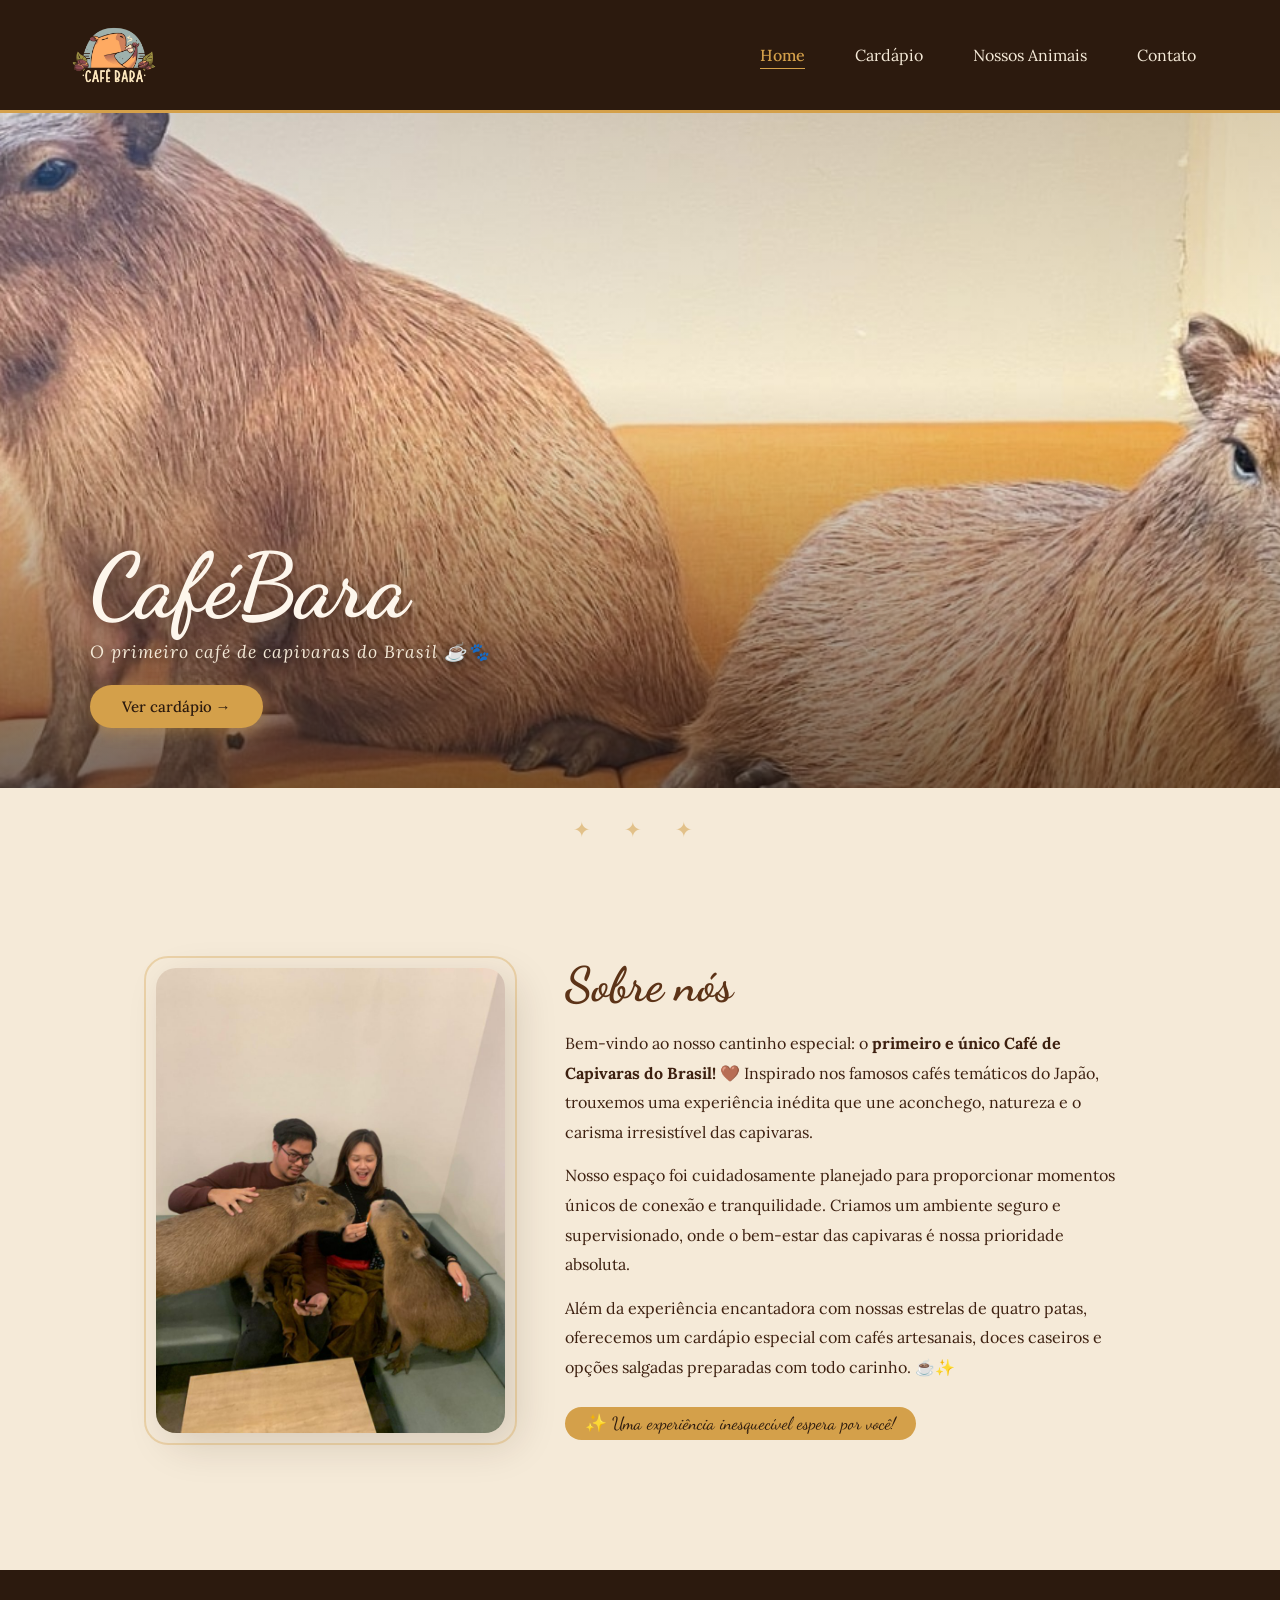
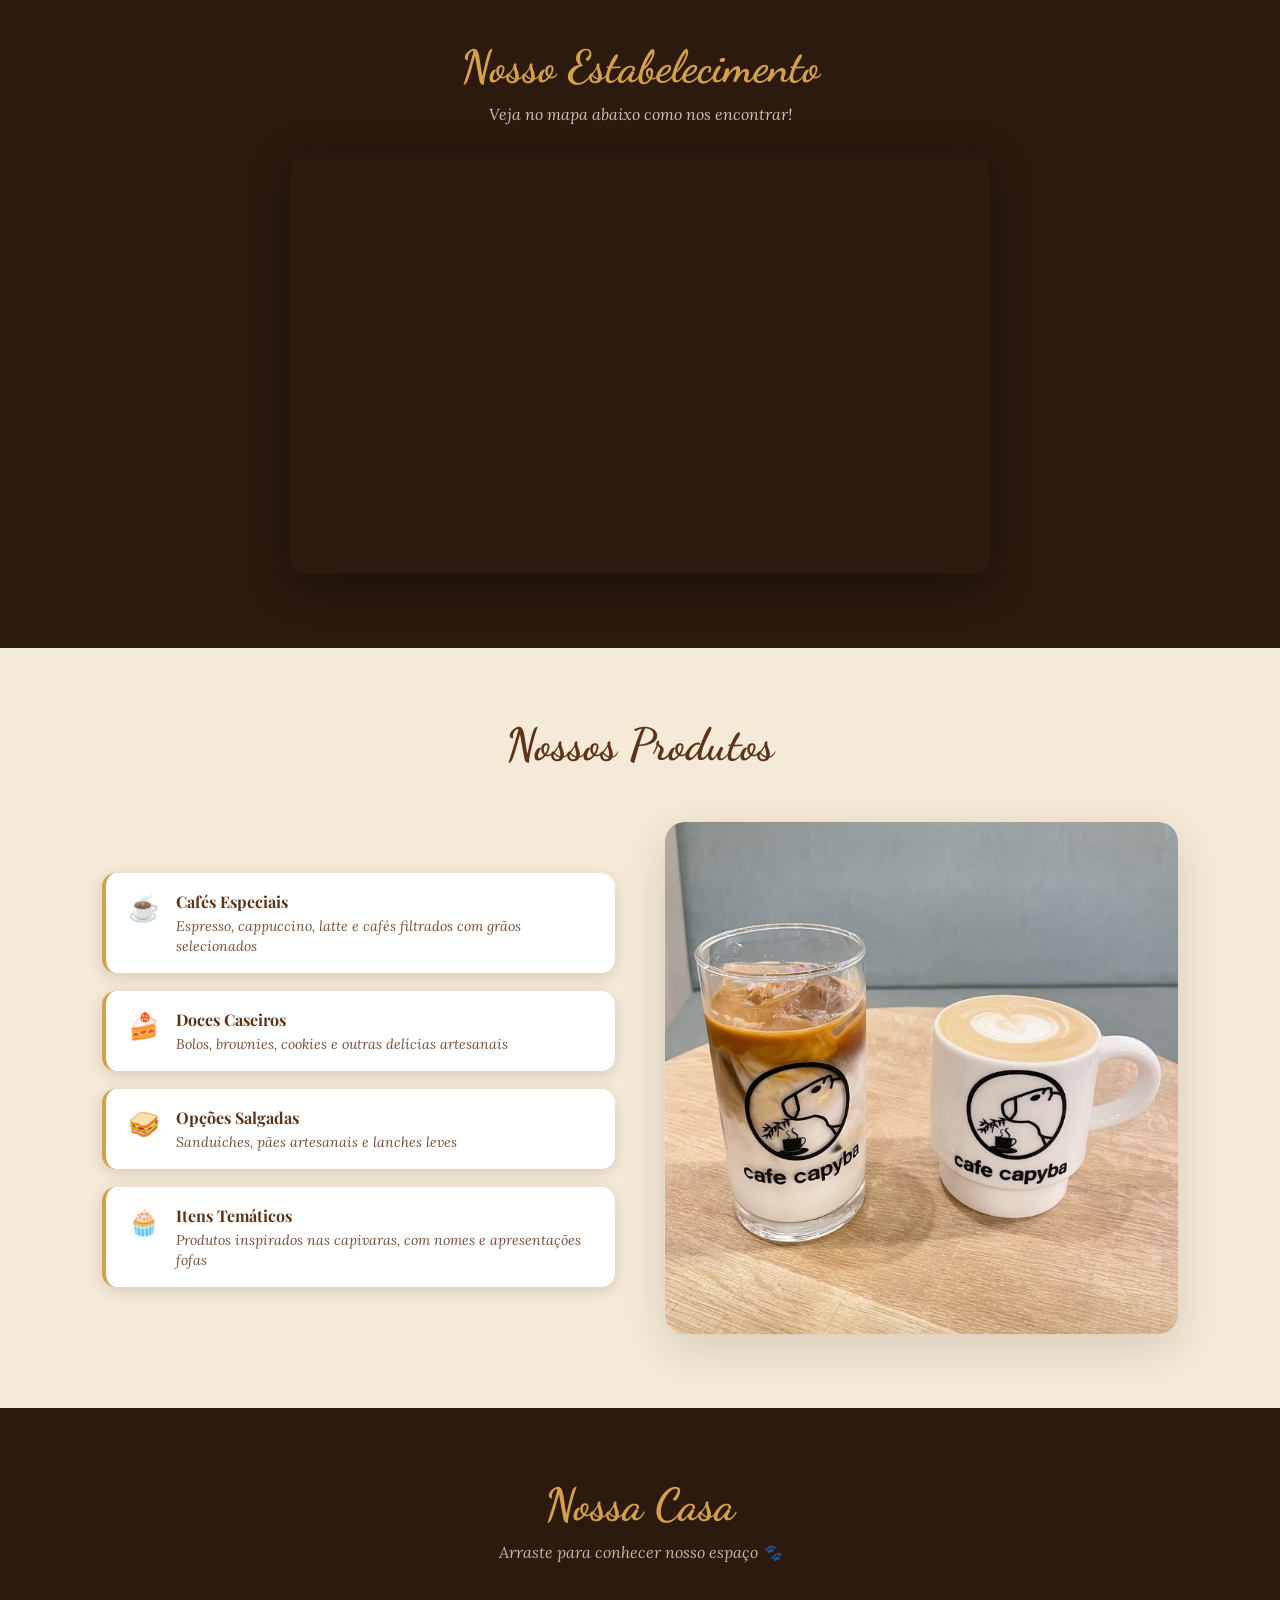
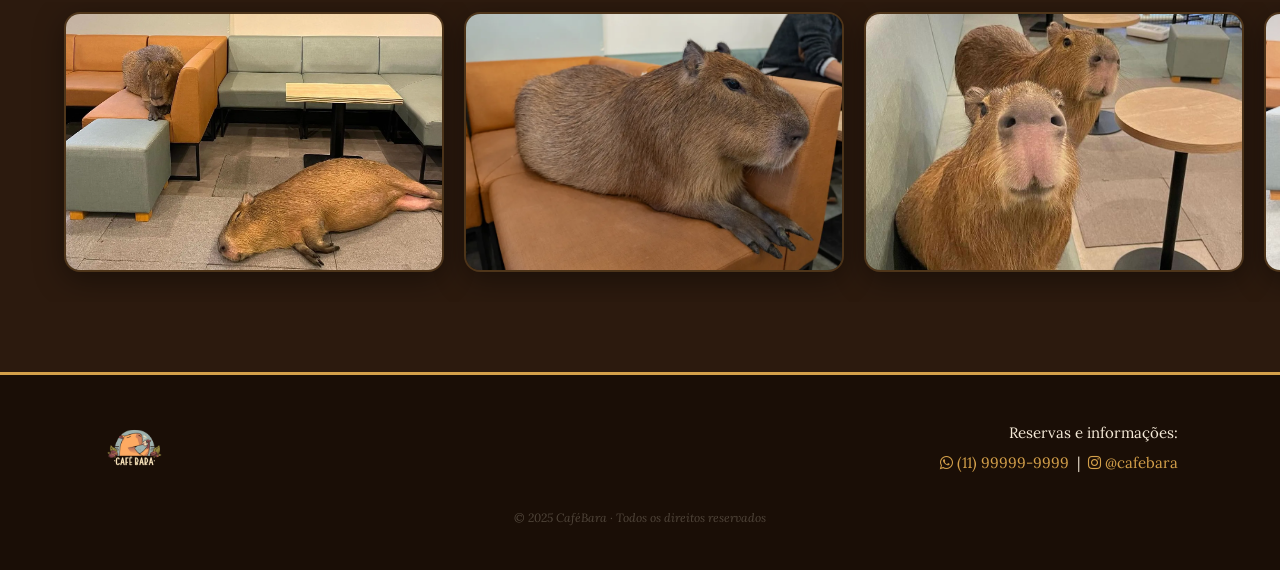
<file: index.html>
<!DOCTYPE html>
<html lang="pt-BR">
<head>
    <meta charset="UTF-8">
    <meta name="viewport" content="width=device-width, initial-scale=1.0">
    <title>CaféBara ☕</title>
    <link rel="icon" href="img/favicon.ico" type="image/x-icon">
    <link rel="preconnect" href="https://fonts.googleapis.com">
    <link rel="preconnect" href="https://fonts.gstatic.com" crossorigin>
    <link href="https://fonts.googleapis.com/css2?family=Playfair+Display:ital,wght@0,400;0,700;1,400&family=Lora:ital,wght@0,400;0,500;1,400&family=Dancing+Script:wght@700&display=swap" rel="stylesheet">
    <link rel="stylesheet" href="https://maxcdn.bootstrapcdn.com/font-awesome/4.5.0/css/font-awesome.min.css">
    <link rel="stylesheet" href="css/style.css">
</head>
<body>

    <!-- HEADER -->
    <header>
        <div class="divHeader">
            <img class="logo" src="img/logo.png" alt="Logo CaféBara">
            <nav>
    <ul>
        <li class="nav-active">Home</li>
        <li><a href="telas/produtos.html">Cardápio</a></li>
        <li><a href="telas/nossos_animais.html">Nossos Animais</a></li>
        <li><a href="contato.html">Contato</a></li>
    </ul>
</nav>
        </div>
    </header>

    <!-- HERO BANNER -->
    <div class="hero">
        <img src="img/banner.jpg" alt="Banner CaféBara"/>
        <div class="hero-text">
            <h1>CaféBara</h1>
            <p>O primeiro café de capivaras do Brasil ☕🐾</p>
            <a href="telas/produtos.html" class="hero-cta">Ver cardápio →</a>
        </div>
    </div>

    <div class="divider">✦ ✦ ✦</div>

    <!-- SOBRE NÓS -->
    <main>
        <section class="aboutus">
            <div class="aboutus-img-wrapper">
                <img src="img/capyclients.jpeg" alt="Capivaras no café"/>
            </div>
            <div class="aboutus-text">
                <h2>Sobre nós</h2>
                <p>Bem-vindo ao nosso cantinho especial: o <strong>primeiro e único Café de Capivaras do Brasil!</strong> 🤎 Inspirado nos famosos cafés temáticos do Japão, trouxemos uma experiência inédita que une aconchego, natureza e o carisma irresistível das capivaras.</p>
                <p>Nosso espaço foi cuidadosamente planejado para proporcionar momentos únicos de conexão e tranquilidade. Criamos um ambiente seguro e supervisionado, onde o bem-estar das capivaras é nossa prioridade absoluta.</p>
                <p>Além da experiência encantadora com nossas estrelas de quatro patas, oferecemos um cardápio especial com cafés artesanais, doces caseiros e opções salgadas preparadas com todo carinho. ☕✨</p>
                <span class="badge">✨ Uma experiência inesquecível espera por você!</span>
            </div>
        </section>
    </main>

    <!-- MAPA -->
    <section class="ourestablishment">
        <h2>Nosso Estabelecimento</h2>
        <p>Veja no mapa abaixo como nos encontrar!</p>
        <iframe src="https://www.google.com/maps/embed?pb=!1m14!1m12!1m3!1d768.8350516583087!2d-46.63485938532868!3d-23.5606682509024!2m3!1f0!2f0!3f0!3m2!1i1024!2i768!4f13.1!5e0!3m2!1spt-BR!2sbr!4v1772663718562!5m2!1spt-BR!2sbr" width="700" height="420" style="border:0;" allowfullscreen="" loading="lazy" referrerpolicy="no-referrer-when-downgrade"></iframe>
    </section>

    <!-- NOSSOS PRODUTOS -->
    <section class="ourproducts">
        <h2>Nossos Produtos</h2>
        <div class="products-content">
            <div class="products-list">
                <div class="product-item">
                    <span class="product-icon">☕</span>
                    <div class="product-info">
                        <strong>Cafés Especiais</strong>
                        <span>Espresso, cappuccino, latte e cafés filtrados com grãos selecionados</span>
                    </div>
                </div>
                <div class="product-item">
                    <span class="product-icon">🍰</span>
                    <div class="product-info">
                        <strong>Doces Caseiros</strong>
                        <span>Bolos, brownies, cookies e outras delícias artesanais</span>
                    </div>
                </div>
                <div class="product-item">
                    <span class="product-icon">🥪</span>
                    <div class="product-info">
                        <strong>Opções Salgadas</strong>
                        <span>Sanduíches, pães artesanais e lanches leves</span>
                    </div>
                </div>
                <div class="product-item">
                    <span class="product-icon">🧁</span>
                    <div class="product-info">
                        <strong>Itens Temáticos</strong>
                        <span>Produtos inspirados nas capivaras, com nomes e apresentações fofas</span>
                    </div>
                </div>
            </div>
            <div class="products-img-wrapper">
                <img src="img/product.jpg" alt="Produtos do CaféBara"/>
            </div>
        </div>
    </section>

    <!-- NOSSA CASA -->
    <section class="ourhouse">
        <h2>Nossa Casa</h2>
        <p>Arraste para conhecer nosso espaço 🐾</p>
        <div class="carousel">
            <img src="img/car1.webp" alt="Interior do café">
            <img src="img/car2.webp" alt="Área das capivaras">
            <img src="img/car3.jpg" alt="Espaço do café">
            <img src="img/car4.jpg" alt="Ambiente do CaféBara">
            <img src="img/car5.jpg" alt="Ambiente do CaféBara">
        </div>
    </section>

    <!-- FOOTER -->
    <footer>
        <img src="img/logo.png" class="logo_footer" alt="Logo CaféBara"/>
        <p>
            Reservas e informações:<br>
            <a href="https://wa.me/5511999999999" target="_blank"><i class="fa fa-whatsapp"></i> (11) 99999-9999</a>
            &nbsp;|&nbsp;
            <a href="https://instagram.com/cafebara" target="_blank"><i class="fa fa-instagram"></i> @cafebara</a>
        </p>
        <p class="footer-credit">© 2025 CaféBara · Todos os direitos reservados</p>
    </footer>

</body>
</html>
</file>
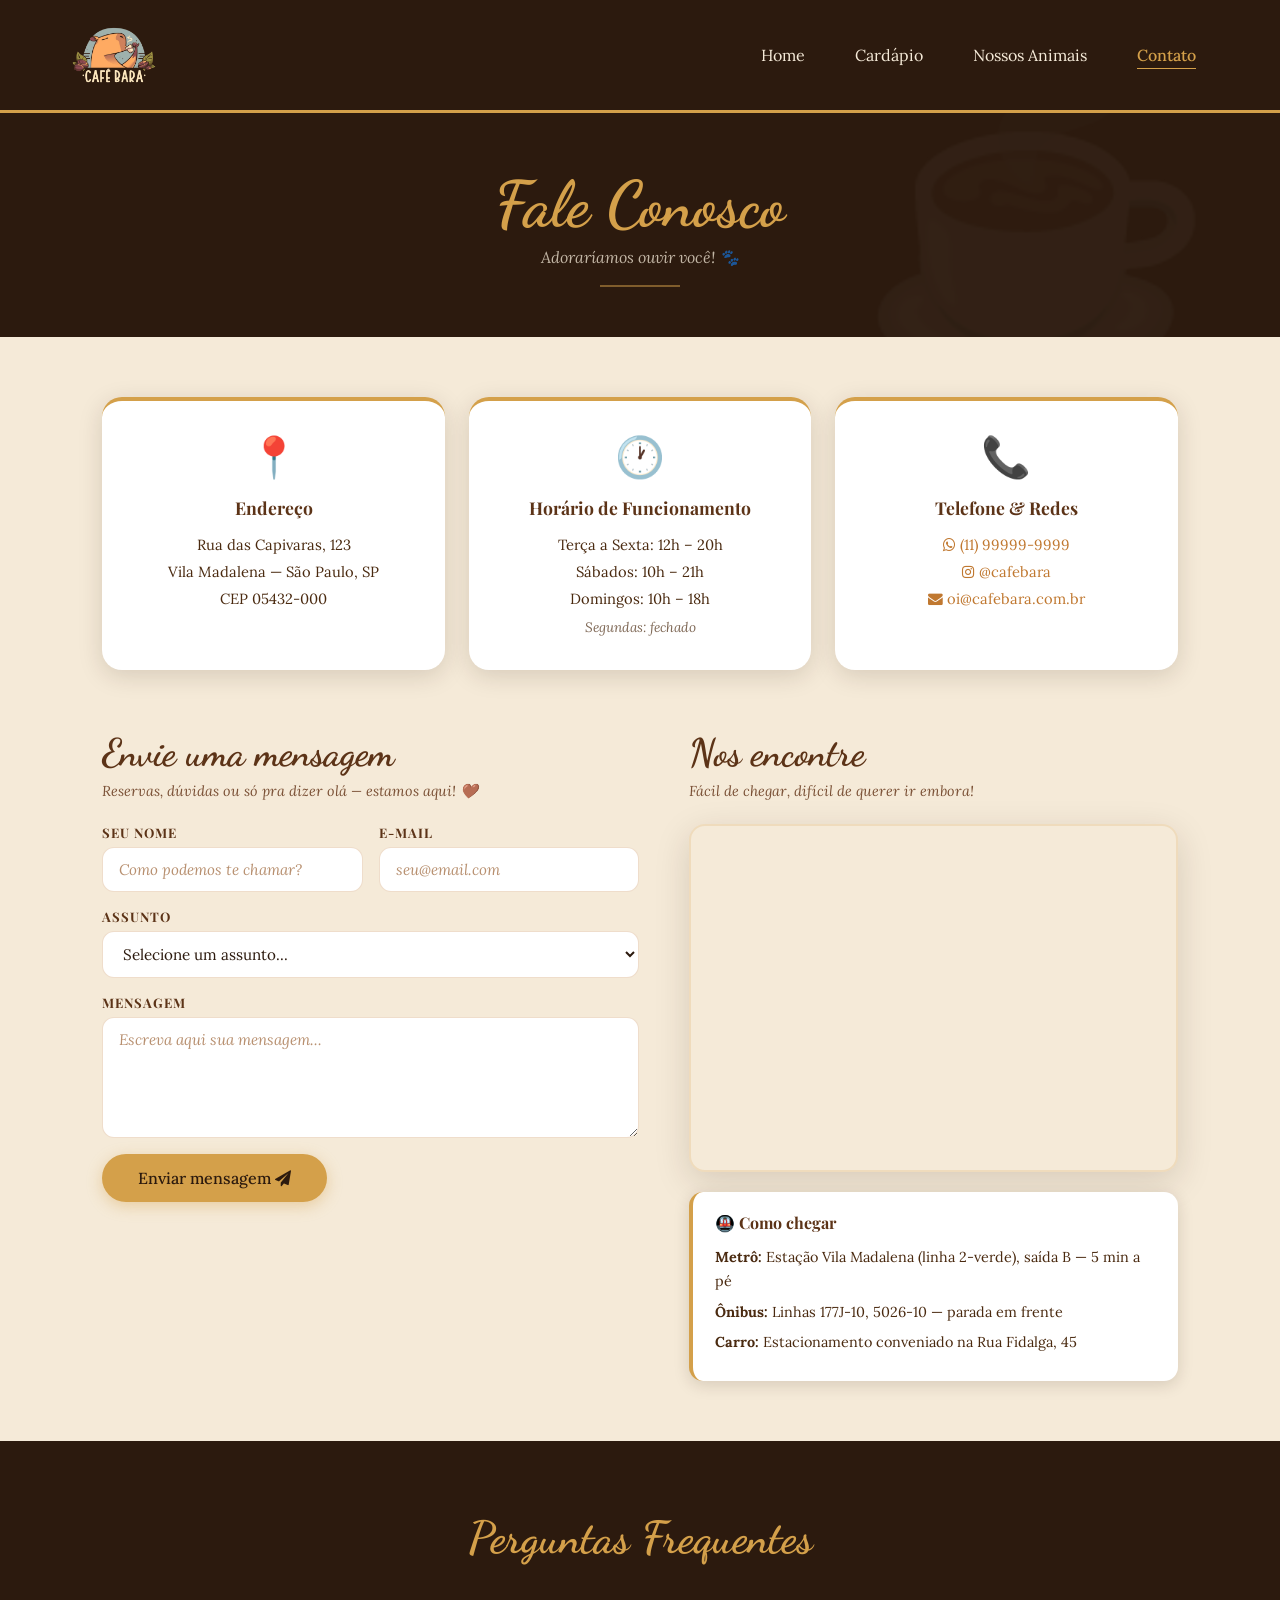
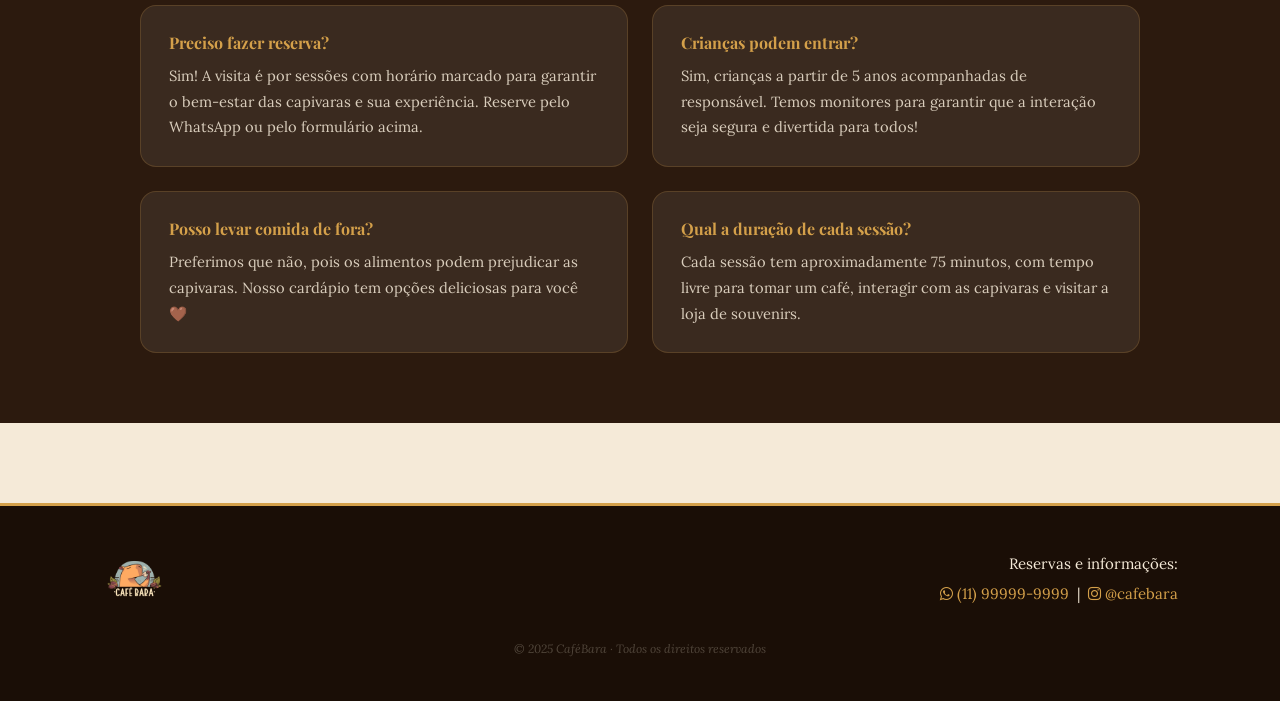
<file: contato.html>
<!DOCTYPE html>
<html lang="pt-BR">
<head>
    <meta charset="UTF-8">
    <meta name="viewport" content="width=device-width, initial-scale=1.0">
    <title>CaféBara ☕ — Contato</title>
    <link rel="icon" href="img/favicon.ico" type="image/x-icon">
    <link rel="preconnect" href="https://fonts.googleapis.com">
    <link rel="preconnect" href="https://fonts.gstatic.com" crossorigin>
    <link href="https://fonts.googleapis.com/css2?family=Playfair+Display:ital,wght@0,400;0,700;1,400&family=Lora:ital,wght@0,400;0,500;1,400&family=Dancing+Script:wght@700&display=swap" rel="stylesheet">
    <link rel="stylesheet" href="https://maxcdn.bootstrapcdn.com/font-awesome/4.5.0/css/font-awesome.min.css">
    <link rel="stylesheet" href="css/style.css">
</head>
<body>

    <!-- HEADER -->
    <header>
        <div class="divHeader">
            <img class="logo" src="img/logo.png" alt="Logo CaféBara">
            <nav>
                <ul>
                    <li><a href="index.html">Home</a></li>
                    <li><a href="telas/produtos.html">Cardápio</a></li>
                    <li><a href="telas/nossos_animais.html">Nossos Animais</a></li>
                    <li class="nav-active">Contato</li>
                </ul>
            </nav>
        </div>
    </header>

    <!-- HERO INTERNO -->
    <div class="page-hero">
        <h1>Fale Conosco</h1>
        <p>Adoraríamos ouvir você! 🐾</p>
        <div class="page-hero-line"></div>
    </div>

    <!-- CONTEÚDO DE CONTATO -->
    <main class="contato-main">

        <!-- CARDS DE CONTATO -->
        <section class="contato-cards">
            <div class="contato-card">
                <div class="contato-card-icon">📍</div>
                <h3>Endereço</h3>
                <p>Rua das Capivaras, 123<br>Vila Madalena — São Paulo, SP<br>CEP 05432-000</p>
            </div>
            <div class="contato-card">
                <div class="contato-card-icon">🕐</div>
                <h3>Horário de Funcionamento</h3>
                <p>
                    Terça a Sexta: 12h – 20h<br>
                    Sábados: 10h – 21h<br>
                    Domingos: 10h – 18h<br>
                    <em style="opacity:0.7;font-size:0.85rem">Segundas: fechado</em>
                </p>
            </div>
            <div class="contato-card">
                <div class="contato-card-icon">📞</div>
                <h3>Telefone & Redes</h3>
                <p>
                    <a href="https://wa.me/5511999999999" target="_blank" class="contato-link">
                        <i class="fa fa-whatsapp"></i> (11) 99999-9999
                    </a><br>
                    <a href="https://instagram.com/cafebara" target="_blank" class="contato-link">
                        <i class="fa fa-instagram"></i> @cafebara
                    </a><br>
                    <a href="mailto:oi@cafebara.com.br" class="contato-link">
                        <i class="fa fa-envelope"></i> oi@cafebara.com.br
                    </a>
                </p>
            </div>
        </section>

        <!-- FORMULÁRIO + MAPA -->
        <section class="contato-grid">

            <!-- FORMULÁRIO -->
            <div class="contato-form-wrapper">
                <h2>Envie uma mensagem</h2>
                <p class="contato-form-sub">Reservas, dúvidas ou só pra dizer olá — estamos aqui! 🤎</p>

                <form class="contato-form" onsubmit="enviarFormulario(event)">
                    <div class="form-row">
                        <div class="form-group">
                            <label for="nome">Seu nome</label>
                            <input type="text" id="nome" placeholder="Como podemos te chamar?" required>
                        </div>
                        <div class="form-group">
                            <label for="email">E-mail</label>
                            <input type="email" id="email" placeholder="seu@email.com" required>
                        </div>
                    </div>
                    <div class="form-group">
                        <label for="assunto">Assunto</label>
                        <select id="assunto">
                            <option value="">Selecione um assunto...</option>
                            <option value="reserva">🗓️ Reserva / Agendamento</option>
                            <option value="animais">🐾 Dúvidas sobre os animais</option>
                            <option value="cardapio">☕ Cardápio & Produtos</option>
                            <option value="outro">💬 Outro assunto</option>
                        </select>
                    </div>
                    <div class="form-group">
                        <label for="mensagem">Mensagem</label>
                        <textarea id="mensagem" rows="5" placeholder="Escreva aqui sua mensagem..." required></textarea>
                    </div>
                    <button type="submit" class="contato-btn">
                        Enviar mensagem <i class="fa fa-paper-plane"></i>
                    </button>
                    <p id="form-success" class="form-success" style="display:none">
                        ✅ Mensagem enviada! Entraremos em contato em breve 🐾
                    </p>
                </form>
            </div>

            <!-- MAPA -->
            <div class="contato-mapa-wrapper">
                <h2>Nos encontre</h2>
                <p class="contato-form-sub">Fácil de chegar, difícil de querer ir embora!</p>
                <div class="mapa-frame">
                    <iframe
                        src="https://www.google.com/maps/embed?pb=!1m14!1m12!1m3!1d768.8350516583087!2d-46.63485938532868!3d-23.5606682509024!2m3!1f0!2f0!3f0!3m2!1i1024!2i768!4f13.1!5e0!3m2!1spt-BR!2sbr!4v1772663718562!5m2!1spt-BR!2sbr"
                        width="100%" height="340"
                        style="border:0;" allowfullscreen="" loading="lazy"
                        referrerpolicy="no-referrer-when-downgrade">
                    </iframe>
                </div>
                <div class="como-chegar">
                    <h4>🚇 Como chegar</h4>
                    <p><strong>Metrô:</strong> Estação Vila Madalena (linha 2-verde), saída B — 5 min a pé</p>
                    <p><strong>Ônibus:</strong> Linhas 177J-10, 5026-10 — parada em frente</p>
                    <p><strong>Carro:</strong> Estacionamento conveniado na Rua Fidalga, 45</p>
                </div>
            </div>

        </section>

        <!-- PERGUNTAS FREQUENTES -->
        <section class="faq-section">
            <h2>Perguntas Frequentes</h2>
            <div class="faq-grid">
                <div class="faq-item">
                    <h4>Preciso fazer reserva?</h4>
                    <p>Sim! A visita é por sessões com horário marcado para garantir o bem-estar das capivaras e sua experiência. Reserve pelo WhatsApp ou pelo formulário acima.</p>
                </div>
                <div class="faq-item">
                    <h4>Crianças podem entrar?</h4>
                    <p>Sim, crianças a partir de 5 anos acompanhadas de responsável. Temos monitores para garantir que a interação seja segura e divertida para todos!</p>
                </div>
                <div class="faq-item">
                    <h4>Posso levar comida de fora?</h4>
                    <p>Preferimos que não, pois os alimentos podem prejudicar as capivaras. Nosso cardápio tem opções deliciosas para você 🤎</p>
                </div>
                <div class="faq-item">
                    <h4>Qual a duração de cada sessão?</h4>
                    <p>Cada sessão tem aproximadamente 75 minutos, com tempo livre para tomar um café, interagir com as capivaras e visitar a loja de souvenirs.</p>
                </div>
            </div>
        </section>

    </main>

    <!-- FOOTER -->
    <footer>
        <img src="img/logo.png" class="logo_footer" alt="Logo CaféBara"/>
        <p>
            Reservas e informações:<br>
            <a href="https://wa.me/5511999999999" target="_blank"><i class="fa fa-whatsapp"></i> (11) 99999-9999</a>
            &nbsp;|&nbsp;
            <a href="https://instagram.com/cafebara" target="_blank"><i class="fa fa-instagram"></i> @cafebara</a>
        </p>
        <p class="footer-credit">© 2025 CaféBara · Todos os direitos reservados</p>
    </footer>

    <script>
        function enviarFormulario(e) {
            e.preventDefault();
            document.getElementById('form-success').style.display = 'block';
            e.target.reset();
            setTimeout(() => {
                document.getElementById('form-success').style.display = 'none';
            }, 5000);
        }
    </script>

</body>
</html>
</file>
<file: css/style.css>
/* =====================================================
   style.css — CaféBara
   CSS compartilhado: index, produtos, pop_produtos,
                      nossos_animais e contato
   ===================================================== */

/* ===== VARIÁVEIS ===== */
:root {
    --marrom-escuro: #2c1a0e;
    --marrom-medio: #5c3317;
    --caramelo: #c07830;
    --dourado: #d4a04a;
    --creme: #f5ead8;
    --creme-claro: #fdf6ec;
    --sombra: rgba(44, 26, 14, 0.15);
}

/* ===== RESET & BASE ===== */
* { margin: 0; padding: 0; box-sizing: border-box; }
html { scroll-behavior: smooth; }

body {
    font-family: 'Lora', Georgia, serif;
    background-color: var(--creme);
    color: var(--marrom-escuro);
    overflow-x: hidden;
}

/* ===== ANIMAÇÕES ===== */
@keyframes fadeDown {
    from { opacity: 0; transform: translateY(-20px); }
    to   { opacity: 1; transform: translateY(0); }
}
@keyframes fadeUp {
    from { opacity: 0; transform: translateY(30px); }
    to   { opacity: 1; transform: translateY(0); }
}
@keyframes fadeIn {
    from { opacity: 0; }
    to   { opacity: 1; }
}
@keyframes float {
    0%, 100% { transform: translateY(0px); }
    50%       { transform: translateY(-8px); }
}

/* ===== HEADER ===== */
header {
    position: sticky;
    top: 0;
    z-index: 100;
    background-color: var(--marrom-escuro);
    border-bottom: 3px solid var(--dourado);
    animation: fadeDown 0.6s ease both;
}

.divHeader {
    display: flex;
    align-items: center;
    justify-content: space-between;
    padding: 0 5%;
    height: 110px;
}

.logo {
    height: 100px;
    width: auto;
    transition: transform 0.3s ease;
}
.logo:hover { transform: rotate(-3deg) scale(1.05); }

nav ul {
    list-style: none;
    display: flex;
    gap: 10px;
}

nav li {
    padding: 8px 20px;
    color: var(--creme);
    font-family: 'Lora', serif;
    font-size: 16px;
    cursor: pointer;
    border-radius: 30px;
    transition: color 0.3s;
    position: relative;
}

nav li::after {
    content: '';
    position: absolute;
    bottom: 4px; left: 20px; right: 20px;
    height: 1px;
    background: var(--dourado);
    transform: scaleX(0);
    transition: transform 0.3s ease;
}
nav li:hover::after { transform: scaleX(1); }
nav li:hover { color: var(--dourado); }
nav li a { color: inherit; text-decoration: none; }

/* Item de nav ativo (página atual) */
nav li.nav-active {
    color: var(--dourado);
    font-weight: 500;
}
nav li.nav-active::after { transform: scaleX(1); }

/* ===== DIVISOR ===== */
.divider {
    text-align: center;
    padding: 28px 0 8px;
    color: var(--dourado);
    font-size: 1.3rem;
    letter-spacing: 14px;
    opacity: 0.55;
}

/* ===== FOOTER ===== */
footer {
    background-color: #1a0e06;
    border-top: 3px solid var(--dourado);
    padding: 40px 8%;
    display: flex;
    align-items: center;
    justify-content: space-between;
    flex-wrap: wrap;
    gap: 20px;
}

.logo_footer {
    height: 65px;
    width: auto;
}

footer p {
    color: var(--creme);
    font-size: 15px;
    text-align: right;
    line-height: 2;
}

footer a {
    color: var(--dourado);
    text-decoration: none;
    transition: opacity 0.2s;
}
footer a:hover { opacity: 0.75; }

.footer-credit {
    width: 100%;
    text-align: center;
    color: rgba(245,234,216,0.25);
    font-size: 12px;
    margin-top: 6px;
    font-style: italic;
}

/* ===================================================
   SEÇÕES EXCLUSIVAS DA INDEX
   =================================================== */

/* ===== HERO BANNER ===== */
.hero {
    position: relative;
    height: 75vh;
    overflow: hidden;
    animation: fadeIn 1s ease 0.3s both;
}

.hero img {
    width: 100%;
    height: 100%;
    object-fit: cover;
    object-position: center 60%;
}

.hero::after {
    content: '';
    position: absolute;
    inset: 0;
    background: linear-gradient(
        to bottom,
        rgba(44,26,14,0.15) 0%,
        rgba(44,26,14,0.0) 40%,
        rgba(44,26,14,0.65) 100%
    );
}

.hero-text {
    position: absolute;
    bottom: 60px;
    left: 7%;
    z-index: 2;
    animation: fadeUp 0.9s ease 0.5s both;
}

.hero-text h1 {
    font-family: 'Dancing Script', cursive;
    font-size: clamp(3rem, 7vw, 6rem);
    color: var(--creme-claro);
    line-height: 1;
    text-shadow: 0 4px 20px rgba(0,0,0,0.5);
}

.hero-text p {
    font-family: 'Lora', serif;
    font-style: italic;
    color: var(--creme);
    font-size: 1.1rem;
    margin-top: 8px;
    text-shadow: 0 2px 10px rgba(0,0,0,0.6);
    letter-spacing: 1px;
}

.hero-cta {
    display: inline-block;
    margin-top: 22px;
    padding: 12px 32px;
    background: var(--dourado);
    color: var(--marrom-escuro);
    font-family: 'Lora', serif;
    font-weight: 500;
    border-radius: 30px;
    text-decoration: none;
    font-size: 15px;
    transition: transform 0.3s, box-shadow 0.3s;
    box-shadow: 0 4px 15px rgba(212,160,74,0.4);
}
.hero-cta:hover {
    transform: translateY(-2px);
    box-shadow: 0 8px 25px rgba(212,160,74,0.5);
}

/* ===== SOBRE NÓS ===== */
.aboutus {
    padding: 60px 8%;
    display: grid;
    grid-template-columns: 1fr 1.6fr;
    gap: 60px;
    align-items: center;
    animation: fadeUp 0.8s ease 0.2s both;
}

.aboutus-img-wrapper {
    position: relative;
}

.aboutus-img-wrapper img {
    width: 100%;
    border-radius: 20px;
    box-shadow: 12px 12px 40px var(--sombra);
    display: block;
    transition: transform 0.4s ease;
}
.aboutus-img-wrapper img:hover { transform: scale(1.02) rotate(1deg); }

.aboutus-img-wrapper::before {
    content: '';
    position: absolute;
    inset: -12px;
    border: 2px solid var(--dourado);
    border-radius: 24px;
    opacity: 0.35;
    pointer-events: none;
}

.aboutus-text h2 {
    font-family: 'Dancing Script', cursive;
    font-size: 3rem;
    color: var(--marrom-medio);
    margin-bottom: 20px;
    line-height: 1;
}

.aboutus-text p {
    font-size: 1rem;
    line-height: 1.85;
    color: #3d2010;
    margin-bottom: 14px;
}

.badge {
    display: inline-block;
    background: var(--dourado);
    color: var(--marrom-escuro);
    font-family: 'Dancing Script', cursive;
    font-size: 1.1rem;
    padding: 6px 20px;
    border-radius: 30px;
    margin-top: 10px;
    animation: float 3s ease-in-out infinite;
}

/* ===== MAPA (INDEX) ===== */
.ourestablishment {
    background: var(--marrom-escuro);
    padding: 70px 8%;
    text-align: center;
}

.ourestablishment h2 {
    font-family: 'Dancing Script', cursive;
    font-size: 2.8rem;
    color: var(--dourado);
    margin-bottom: 10px;
}

.ourestablishment > p {
    color: var(--creme);
    font-style: italic;
    margin-bottom: 30px;
    opacity: 0.8;
}

.ourestablishment iframe {
    border-radius: 16px;
    box-shadow: 0 10px 40px rgba(0,0,0,0.4);
    max-width: 100%;
}

/* ===== NOSSOS PRODUTOS (INDEX) ===== */
.ourproducts {
    padding: 70px 8%;
}

.ourproducts h2 {
    font-family: 'Dancing Script', cursive;
    font-size: 2.8rem;
    color: var(--marrom-medio);
    text-align: center;
    margin-bottom: 50px;
}

.products-content {
    display: grid;
    grid-template-columns: 1fr 1fr;
    gap: 50px;
    align-items: center;
}

.products-list {
    display: flex;
    flex-direction: column;
    gap: 18px;
}

.product-item {
    display: flex;
    align-items: flex-start;
    gap: 16px;
    background: white;
    border-radius: 14px;
    padding: 18px 22px;
    box-shadow: 0 4px 16px var(--sombra);
    transition: transform 0.3s, box-shadow 0.3s;
    border-left: 4px solid var(--dourado);
}
.product-item:hover {
    transform: translateX(6px);
    box-shadow: 0 8px 28px var(--sombra);
}

.product-icon { font-size: 1.6rem; flex-shrink: 0; }

.product-info strong {
    display: block;
    font-family: 'Playfair Display', serif;
    font-size: 1rem;
    color: var(--marrom-medio);
    margin-bottom: 3px;
}
.product-info span {
    font-size: 0.88rem;
    color: #7a5035;
    font-style: italic;
}

.products-img-wrapper img {
    width: 100%;
    border-radius: 20px;
    box-shadow: 0 15px 50px var(--sombra);
    transition: transform 0.4s ease;
}
.products-img-wrapper img:hover { transform: scale(1.03); }

/* ===== NOSSA CASA ===== */
.ourhouse {
    background: var(--marrom-escuro);
    padding: 70px 0;
}

.ourhouse h2 {
    font-family: 'Dancing Script', cursive;
    font-size: 2.8rem;
    color: var(--dourado);
    text-align: center;
    margin-bottom: 10px;
}

.ourhouse > p {
    color: var(--creme);
    text-align: center;
    font-style: italic;
    opacity: 0.75;
    margin-bottom: 40px;
}

.carousel {
    display: flex;
    gap: 20px;
    overflow-x: auto;
    scroll-snap-type: x mandatory;
    padding: 10px 5% 30px;
    cursor: grab;
    scrollbar-width: thin;
    scrollbar-color: var(--dourado) var(--marrom-escuro);
}
.carousel:active { cursor: grabbing; }

.carousel img {
    width: 380px;
    height: 260px;
    object-fit: cover;
    border-radius: 16px;
    scroll-snap-align: center;
    flex-shrink: 0;
    box-shadow: 0 8px 30px rgba(0,0,0,0.4);
    transition: transform 0.3s, box-shadow 0.3s;
    border: 2px solid rgba(212,160,74,0.2);
}
.carousel img:hover {
    transform: scale(1.04) translateY(-4px);
    box-shadow: 0 16px 40px rgba(0,0,0,0.5);
    border-color: var(--dourado);
}

/* ===================================================
   SEÇÕES EXCLUSIVAS DA PÁGINA DE PRODUTOS
   =================================================== */

/* ===== HERO INTERNO ===== */
.page-hero {
    background: var(--marrom-escuro);
    padding: 60px 8% 50px;
    text-align: center;
    position: relative;
    overflow: hidden;
    animation: fadeDown 0.7s ease both;
}

.page-hero::before {
    content: '☕';
    position: absolute;
    font-size: 18rem;
    opacity: 0.03;
    top: -40px;
    right: 5%;
    line-height: 1;
    pointer-events: none;
}

.page-hero h1 {
    font-family: 'Dancing Script', cursive;
    font-size: clamp(2.5rem, 5vw, 4.5rem);
    color: var(--dourado);
    line-height: 1;
    margin-bottom: 10px;
}

.page-hero p {
    color: var(--creme);
    font-style: italic;
    opacity: 0.75;
    font-size: 1rem;
}

.page-hero-line {
    width: 80px;
    height: 2px;
    background: var(--dourado);
    margin: 18px auto 0;
    opacity: 0.5;
}

/* ===== BARRA DE DATA ===== */
.data-bar {
    background: var(--marrom-medio);
    color: var(--creme);
    text-align: right;
    padding: 8px 8%;
    font-size: 14px;
    font-style: italic;
    opacity: 0.85;
    letter-spacing: 0.3px;
}

/* ===== CONTAINER DOS CARDS ===== */
main {
    padding: 50px 5% 70px;
}

.container {
    display: flex;
    justify-content: center;
    flex-wrap: wrap;
    gap: 28px;
    animation: fadeUp 0.7s ease 0.2s both;
}

/* ===== CARD ===== */
.card {
    background: white;
    width: 280px;
    border-radius: 18px;
    overflow: hidden;
    box-shadow: 0 6px 24px var(--sombra);
    transition: transform 0.3s ease, box-shadow 0.3s ease;
    cursor: pointer;
    border: 1px solid rgba(212,160,74,0.15);
    position: relative;
}

.card:hover {
    transform: translateY(-8px);
    box-shadow: 0 20px 40px rgba(44,26,14,0.2);
}

.card::before {
    content: '';
    display: block;
    height: 4px;
    background: linear-gradient(90deg, var(--dourado), #c07830, var(--dourado));
    background-size: 200%;
}

.card img {
    width: 100%;
    height: 180px;
    object-fit: cover;
    display: block;
    transition: transform 0.4s ease;
}
.card:hover img { transform: scale(1.06); }

.card-body {
    padding: 20px 18px 22px;
}

.card h2 {
    font-family: 'Playfair Display', serif;
    font-size: 1.15rem;
    color: var(--marrom-medio);
    margin-bottom: 6px;
}

.card p {
    font-size: 0.88rem;
    color: #7a5035;
    font-style: italic;
    line-height: 1.5;
    margin-bottom: 14px;
}

.preco {
    display: inline-block;
    font-family: 'Playfair Display', serif;
    font-size: 1.1rem;
    font-weight: 700;
    color: white;
    background: var(--marrom-medio);
    padding: 5px 14px;
    border-radius: 20px;
    font-style: normal;
    letter-spacing: 0.3px;
}

.card-hint {
    position: absolute;
    top: 14px;
    right: 14px;
    background: var(--dourado);
    color: var(--marrom-escuro);
    font-size: 11px;
    font-family: 'Lora', serif;
    padding: 3px 9px;
    border-radius: 12px;
    opacity: 0;
    transition: opacity 0.3s;
}
.card:hover .card-hint { opacity: 1; }

/* ===================================================
   SEÇÕES EXCLUSIVAS DO POP_PRODUTOS
   =================================================== */

.pop-body {
    min-height: 100vh;
    display: flex;
    flex-direction: column;
}

.pop-header {
    background: var(--marrom-escuro);
    border-bottom: 3px solid var(--dourado);
    padding: 18px 30px;
    display: flex;
    align-items: center;
    justify-content: center;
    gap: 12px;
}

.pop-header span {
    color: var(--dourado);
    font-family: 'Dancing Script', cursive;
    font-size: 1.4rem;
    letter-spacing: 1px;
}

.pop-header-line {
    flex: 1;
    height: 1px;
    background: var(--dourado);
    opacity: 0.3;
}

.pop {
    flex: 1;
    padding: 30px 36px 36px;
    display: flex;
    flex-direction: column;
    gap: 20px;
}

.pop h1 {
    font-family: 'Dancing Script', cursive;
    font-size: 2.6rem;
    color: var(--marrom-medio);
    text-align: center;
    line-height: 1;
}

.pop .divider {
    padding: 0;
    margin: -8px 0;
    letter-spacing: 10px;
    font-size: 1rem;
}

.slider-wrapper {
    display: flex;
    align-items: center;
    justify-content: center;
    gap: 12px;
}

.slider-btn {
    background: var(--marrom-escuro);
    border: none;
    color: var(--dourado);
    font-size: 20px;
    width: 42px;
    height: 42px;
    border-radius: 50%;
    cursor: pointer;
    transition: background 0.3s, transform 0.2s;
    flex-shrink: 0;
    display: flex;
    align-items: center;
    justify-content: center;
}
.slider-btn:hover {
    background: var(--marrom-medio);
    transform: scale(1.1);
}

.slider-img-frame {
    border-radius: 16px;
    overflow: hidden;
    box-shadow: 0 10px 35px var(--sombra);
    border: 2px solid rgba(212,160,74,0.25);
    flex: 1;
    max-width: 680px;
}

#slider-img {
    width: 100%;
    height: 360px;
    object-fit: cover;
    display: block;
    transition: opacity 0.3s ease;
}

.descricao-box {
    background: white;
    border-radius: 14px;
    border-left: 4px solid var(--dourado);
    padding: 20px 24px;
    box-shadow: 0 4px 16px var(--sombra);
}

.descricao-label {
    font-family: 'Playfair Display', serif;
    font-size: 0.8rem;
    text-transform: uppercase;
    letter-spacing: 2px;
    color: var(--dourado);
    margin-bottom: 10px;
    display: block;
}

#desc-produto {
    font-size: 0.95rem;
    line-height: 1.8;
    color: #3d2010;
    white-space: pre-line;
}

.pop-footer {
    background: var(--marrom-escuro);
    border-top: 2px solid rgba(212,160,74,0.3);
    padding: 12px 30px;
    text-align: center;
    color: rgba(245,234,216,0.4);
    font-size: 12px;
    font-style: italic;
}

/* ===================================================
   NOSSOS ANIMAIS
   =================================================== */

/* Introdução */
.animais-intro {
    display: grid;
    grid-template-columns: 1.4fr 1fr;
    gap: 50px;
    align-items: center;
    padding: 60px 8%;
}

.animais-intro-text {
    font-size: 1.05rem;
    line-height: 1.9;
    color: #3d2010;
}

.animais-intro-img img {
    width: 100%;
    border-radius: 20px;
    box-shadow: 0 12px 40px var(--sombra);
    transition: transform 0.4s;
}
.animais-intro-img img:hover { transform: scale(1.02); }

/* Perfis */
.animais-perfis {
    background: var(--creme-claro);
    padding: 60px 8%;
    display: flex;
    flex-direction: column;
    gap: 20px;
}

.animal-perfil {
    display: grid;
    gap: 50px;
    align-items: center;
    padding: 40px 0;
}

.perfil-esquerda { grid-template-columns: 280px 1fr; }
.perfil-direita  { grid-template-columns: 1fr 280px; }
.perfil-direita .animal-foto { order: 2; }
.perfil-direita .animal-dados { order: 1; }

.animal-foto img {
    width: 100%;
    border-radius: 20px;
    box-shadow: 0 10px 35px var(--sombra);
    transition: transform 0.4s;
}
.animal-foto img:hover { transform: scale(1.04) rotate(1deg); }

.animal-nome {
    font-family: 'Dancing Script', cursive;
    font-size: 3.5rem;
    line-height: 1;
    margin-bottom: 24px;
}

.kohaku-nome { color: var(--caramelo); }
.pisuke-nome { color: var(--marrom-medio); }

.animal-tabela {
    display: flex;
    flex-direction: column;
    gap: 10px;
}

.animal-linha {
    display: grid;
    grid-template-columns: 200px 1fr;
    gap: 12px;
    background: white;
    padding: 12px 18px;
    border-radius: 12px;
    box-shadow: 0 2px 10px var(--sombra);
    border-left: 3px solid var(--dourado);
    align-items: center;
}

.animal-campo {
    font-family: 'Playfair Display', serif;
    font-size: 0.82rem;
    color: var(--marrom-medio);
    font-weight: 700;
    text-transform: uppercase;
    letter-spacing: 0.5px;
}

.animal-valor {
    font-size: 0.95rem;
    color: #3d2010;
}

/* Como diferenciar */
.diferenciar-section {
    padding: 70px 8%;
    text-align: center;
}

.diferenciar-section h2 {
    font-family: 'Dancing Script', cursive;
    font-size: 2.8rem;
    color: var(--marrom-medio);
    margin-bottom: 40px;
}

.diferenciar-grid {
    display: grid;
    grid-template-columns: 1fr 1fr;
    gap: 30px;
    max-width: 900px;
    margin: 0 auto 40px;
}

.diferenciar-card {
    background: white;
    border-radius: 20px;
    padding: 24px;
    box-shadow: 0 6px 24px var(--sombra);
    transition: transform 0.3s;
}
.diferenciar-card:hover { transform: translateY(-6px); }

.kohaku-card { border-top: 5px solid var(--caramelo); }
.pisuke-card { border-top: 5px solid var(--marrom-medio); }

.diferenciar-nome {
    font-family: 'Dancing Script', cursive;
    font-size: 2rem;
    margin-bottom: 6px;
}
.kohaku-card .diferenciar-nome { color: var(--caramelo); }
.pisuke-card .diferenciar-nome { color: var(--marrom-medio); }

.diferenciar-dica {
    font-style: italic;
    color: #7a5035;
    font-size: 0.9rem;
    margin-bottom: 16px;
}

.diferenciar-card img {
    width: 100%;
    border-radius: 12px;
    object-fit: contain;
}

.em-breve-box {
    display: inline-block;
    background: white;
    border: 2px dashed var(--dourado);
    border-radius: 16px;
    padding: 18px 40px;
    font-family: 'Playfair Display', serif;
    font-size: 1.1rem;
    color: var(--marrom-medio);
    box-shadow: 0 4px 16px var(--sombra);
}

/* Rotina */
.rotina-section {
    background: #e8ddd0;
    padding: 70px 8%;
}

.rotina-section h2 {
    font-family: 'Dancing Script', cursive;
    font-size: 2.8rem;
    color: var(--marrom-medio);
    text-align: center;
    margin-bottom: 50px;
}

.rotina-lista {
    display: flex;
    flex-direction: column;
    gap: 40px;
}

.rotina-item {
    display: grid;
    grid-template-columns: 1fr 1fr;
    gap: 40px;
    align-items: center;
}

.rotina-inverso .rotina-img { order: 2; }
.rotina-inverso .rotina-texto { order: 1; }

.rotina-img img {
    width: 100%;
    border-radius: 16px;
    box-shadow: 0 8px 30px var(--sombra);
    transition: transform 0.3s;
}
.rotina-img img:hover { transform: scale(1.03); }

.rotina-texto h3 {
    font-family: 'Playfair Display', serif;
    font-size: 1.5rem;
    color: var(--marrom-medio);
    margin-bottom: 10px;
}

.rotina-texto p {
    font-size: 0.95rem;
    line-height: 1.8;
    color: #4a2a10;
}

/* Galeria */
.galeria-section {
    padding: 70px 0;
    background: var(--marrom-escuro);
}

.galeria-section h2 {
    font-family: 'Dancing Script', cursive;
    font-size: 2.8rem;
    color: var(--dourado);
    text-align: center;
    margin-bottom: 10px;
}

.galeria-section > p {
    color: var(--creme);
    text-align: center;
    font-style: italic;
    opacity: 0.75;
    margin-bottom: 40px;
}

/* ===================================================
   CONTATO
   =================================================== */

.contato-main {
    padding: 0 0 80px;
}

/* Cards de informação */
.contato-cards {
    display: grid;
    grid-template-columns: repeat(3, 1fr);
    gap: 24px;
    padding: 60px 8% 40px;
    animation: fadeUp 0.7s ease 0.1s both;
}

.contato-card {
    background: white;
    border-radius: 20px;
    padding: 30px 26px;
    text-align: center;
    box-shadow: 0 6px 24px var(--sombra);
    border-top: 4px solid var(--dourado);
    transition: transform 0.3s;
}
.contato-card:hover { transform: translateY(-6px); }

.contato-card-icon {
    font-size: 2.5rem;
    margin-bottom: 14px;
}

.contato-card h3 {
    font-family: 'Playfair Display', serif;
    color: var(--marrom-medio);
    font-size: 1.1rem;
    margin-bottom: 12px;
}

.contato-card p {
    font-size: 0.92rem;
    line-height: 1.85;
    color: #4a2a10;
}

.contato-link {
    color: var(--caramelo);
    text-decoration: none;
    transition: color 0.2s;
}
.contato-link:hover { color: var(--marrom-medio); }

/* Grid formulário + mapa */
.contato-grid {
    display: grid;
    grid-template-columns: 1.1fr 1fr;
    gap: 50px;
    padding: 20px 8% 60px;
    align-items: start;
}

.contato-form-wrapper h2,
.contato-mapa-wrapper h2 {
    font-family: 'Dancing Script', cursive;
    font-size: 2.4rem;
    color: var(--marrom-medio);
    margin-bottom: 6px;
}

.contato-form-sub {
    font-style: italic;
    color: #7a5035;
    font-size: 0.9rem;
    margin-bottom: 24px;
}

/* Formulário */
.contato-form {
    display: flex;
    flex-direction: column;
    gap: 16px;
}

.form-row {
    display: grid;
    grid-template-columns: 1fr 1fr;
    gap: 16px;
}

.form-group {
    display: flex;
    flex-direction: column;
    gap: 6px;
}

.form-group label {
    font-family: 'Playfair Display', serif;
    font-size: 0.82rem;
    text-transform: uppercase;
    letter-spacing: 1px;
    color: var(--marrom-medio);
    font-weight: 700;
}

.form-group input,
.form-group select,
.form-group textarea {
    font-family: 'Lora', serif;
    font-size: 0.95rem;
    color: var(--marrom-escuro);
    background: white;
    border: 1.5px solid rgba(192, 120, 48, 0.25);
    border-radius: 12px;
    padding: 12px 16px;
    outline: none;
    transition: border-color 0.3s, box-shadow 0.3s;
    resize: vertical;
}

.form-group input:focus,
.form-group select:focus,
.form-group textarea:focus {
    border-color: var(--dourado);
    box-shadow: 0 0 0 3px rgba(212,160,74,0.15);
}

.form-group input::placeholder,
.form-group textarea::placeholder {
    color: #b89070;
    font-style: italic;
}

.contato-btn {
    font-family: 'Lora', serif;
    font-size: 1rem;
    font-weight: 500;
    color: var(--marrom-escuro);
    background: var(--dourado);
    border: none;
    border-radius: 30px;
    padding: 14px 36px;
    cursor: pointer;
    transition: transform 0.3s, box-shadow 0.3s;
    box-shadow: 0 4px 15px rgba(212,160,74,0.4);
    align-self: flex-start;
}
.contato-btn:hover {
    transform: translateY(-2px);
    box-shadow: 0 8px 25px rgba(212,160,74,0.5);
}

.form-success {
    background: #e8f5e9;
    border: 1px solid #81c784;
    border-radius: 12px;
    padding: 12px 18px;
    font-size: 0.93rem;
    color: #2e7d32;
}

/* Mapa */
.mapa-frame {
    border-radius: 16px;
    overflow: hidden;
    box-shadow: 0 10px 35px var(--sombra);
    border: 2px solid rgba(212,160,74,0.2);
    margin-bottom: 20px;
}

.como-chegar {
    background: white;
    border-radius: 14px;
    padding: 20px 22px;
    box-shadow: 0 4px 16px var(--sombra);
    border-left: 4px solid var(--dourado);
}

.como-chegar h4 {
    font-family: 'Playfair Display', serif;
    color: var(--marrom-medio);
    margin-bottom: 12px;
    font-size: 1rem;
}

.como-chegar p {
    font-size: 0.9rem;
    line-height: 1.7;
    color: #4a2a10;
    margin-bottom: 6px;
}

/* FAQ */
.faq-section {
    background: var(--marrom-escuro);
    padding: 70px 8%;
}

.faq-section h2 {
    font-family: 'Dancing Script', cursive;
    font-size: 2.8rem;
    color: var(--dourado);
    text-align: center;
    margin-bottom: 40px;
}

.faq-grid {
    display: grid;
    grid-template-columns: 1fr 1fr;
    gap: 24px;
    max-width: 1000px;
    margin: 0 auto;
}

.faq-item {
    background: rgba(255,255,255,0.07);
    border: 1px solid rgba(212,160,74,0.2);
    border-radius: 16px;
    padding: 26px 28px;
    transition: background 0.3s;
}
.faq-item:hover { background: rgba(255,255,255,0.12); }

.faq-item h4 {
    font-family: 'Playfair Display', serif;
    color: var(--dourado);
    font-size: 1rem;
    margin-bottom: 10px;
}

.faq-item p {
    color: var(--creme);
    font-size: 0.92rem;
    line-height: 1.75;
    opacity: 0.85;
}
</file>
